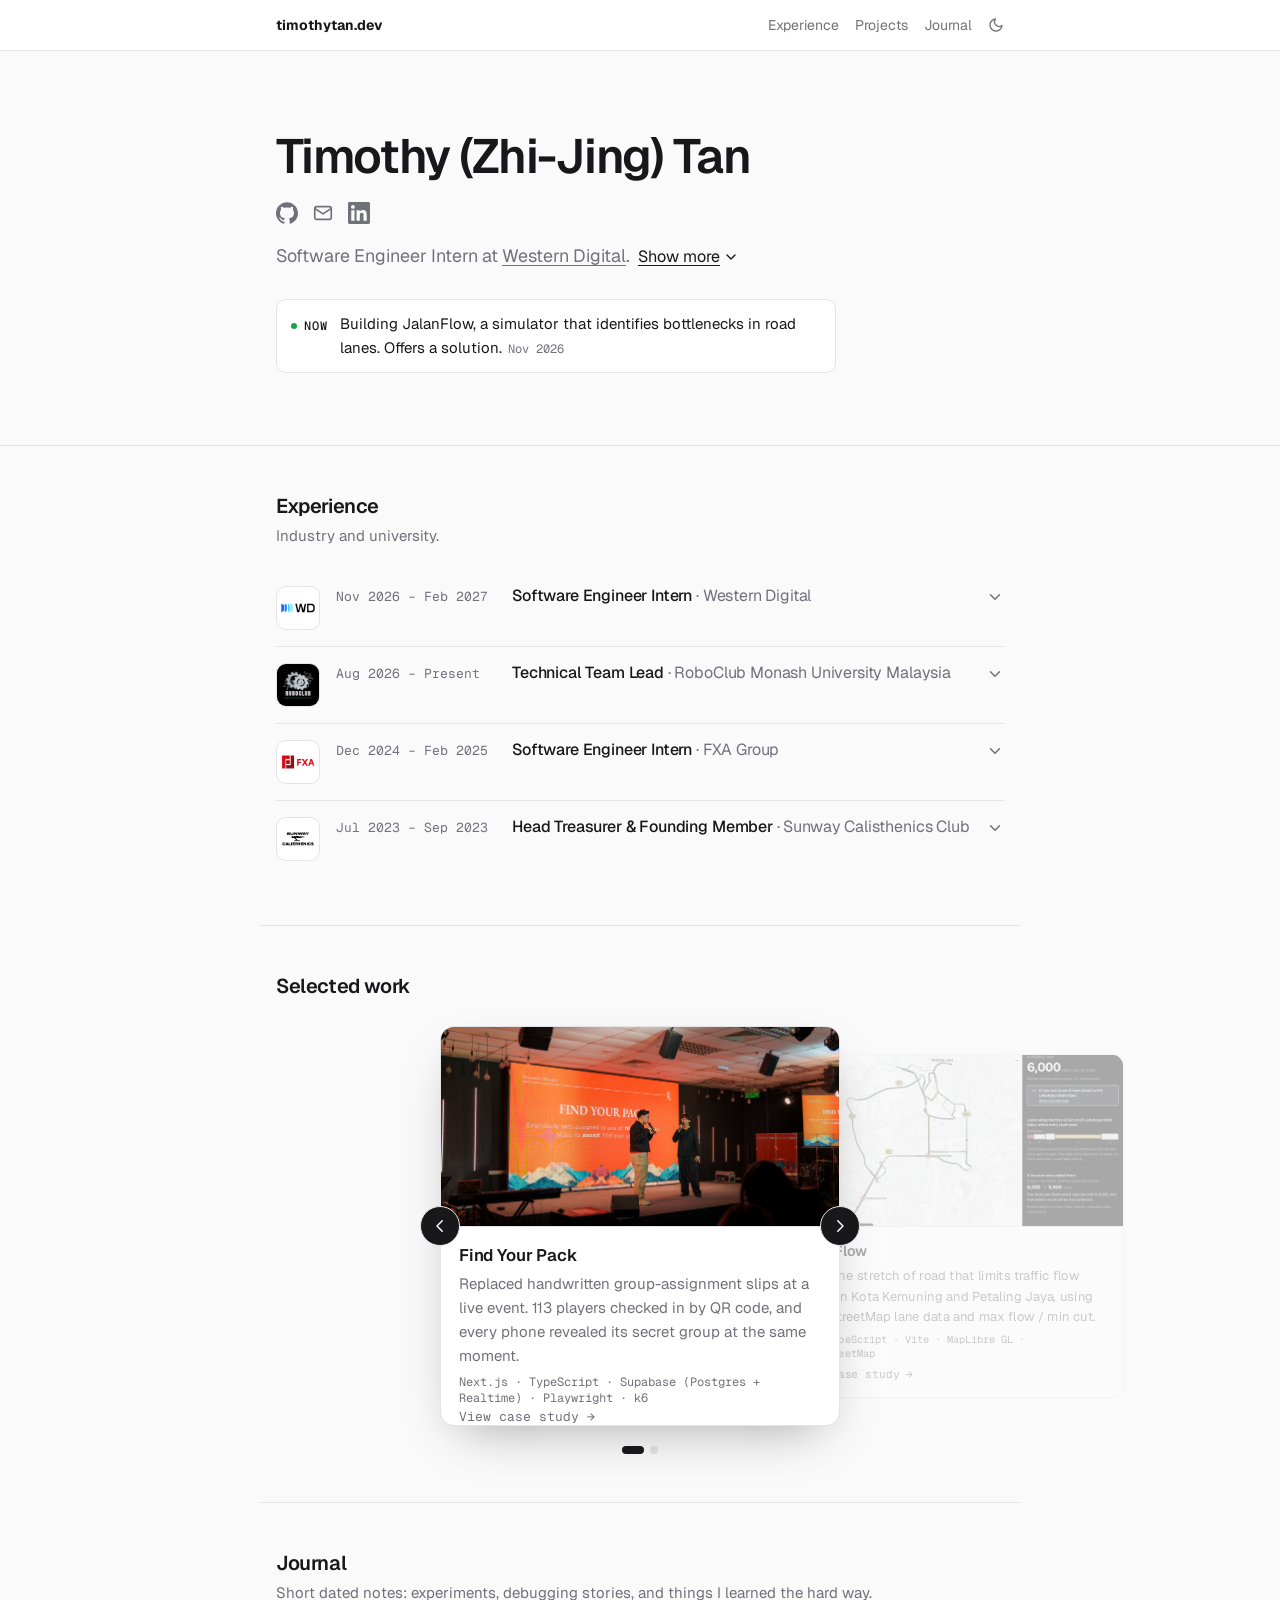
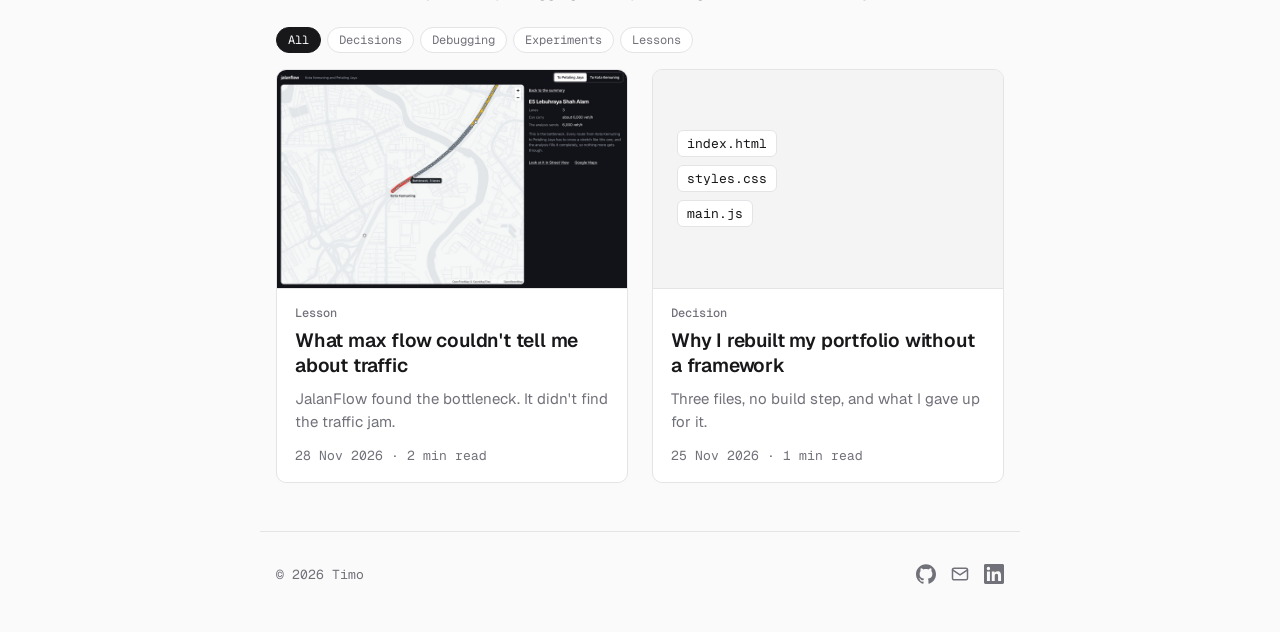
<file: index.html>
<!doctype html>
<html lang="en">
<head>
  <meta charset="utf-8">
  <meta name="viewport" content="width=device-width, initial-scale=1, viewport-fit=cover">
  <title>Timothy Tan · Software Engineer</title>
  <meta name="description" content="Timothy Tan is an IT student at Monash University. Case studies of things I built, and a journal of decisions, experiments and lessons.">
  <meta name="color-scheme" content="light dark">
  <link rel="preconnect" href="https://fonts.googleapis.com">
  <link rel="preconnect" href="https://fonts.gstatic.com" crossorigin>
  <link rel="stylesheet" href="https://fonts.googleapis.com/css2?family=Geist:wght@400;500;600&family=Geist+Mono:wght@400;500;700&display=swap">
  <link rel="stylesheet" href="styles.css">
  <script>try{var t=localStorage.getItem('theme');if(t==='light'||t==='dark')document.documentElement.dataset.theme=t}catch(e){}</script>
  <script src="main.js" defer></script>
</head>
<body>
<nav class="top"><div class="wrap">
  <strong>timothytan.dev</strong>
  <ul>
    <li><a href="#experience">Experience</a></li>
    <li><a href="#work">Projects</a></li>
    <li><a href="#journal">Journal</a></li>
    <li><button class="theme-toggle" id="theme-toggle" type="button" aria-label="Switch to dark mode"><svg class="sun" viewBox="0 0 24 24" aria-hidden="true"><circle cx="12" cy="12" r="4"/><path d="M12 2v2M12 20v2M4.93 4.93l1.41 1.41M17.66 17.66l1.41 1.41M2 12h2M20 12h2M4.93 19.07l1.41-1.41M17.66 6.34l1.41-1.41"/></svg><svg class="moon" viewBox="0 0 24 24" aria-hidden="true"><path d="M21 12.79A9 9 0 1 1 11.21 3 7 7 0 0 0 21 12.79z"/></svg></button></li>
  </ul>
</div></nav>

<header class="hero"><div class="wrap">
  <h1>Timothy (Zhi-Jing) Tan</h1>
  <div class="social-icons">
    <a href="https://github.com/tlmotan" aria-label="GitHub"><svg class="fill" viewBox="0 0 24 24" aria-hidden="true"><path d="M12 .297c-6.63 0-12 5.373-12 12 0 5.303 3.438 9.8 8.205 11.385.6.113.82-.258.82-.577 0-.285-.01-1.04-.015-2.04-3.338.724-4.042-1.61-4.042-1.61C4.422 18.07 3.633 17.7 3.633 17.7c-1.087-.744.084-.729.084-.729 1.205.084 1.838 1.236 1.838 1.236 1.07 1.835 2.809 1.305 3.495.998.108-.776.417-1.305.76-1.605-2.665-.3-5.466-1.332-5.466-5.93 0-1.31.465-2.38 1.235-3.22-.135-.303-.54-1.523.105-3.176 0 0 1.005-.322 3.3 1.23.96-.267 1.98-.399 3-.405 1.02.006 2.04.138 3 .405 2.28-1.552 3.285-1.23 3.285-1.23.645 1.653.24 2.873.12 3.176.765.84 1.23 1.91 1.23 3.22 0 4.61-2.805 5.625-5.475 5.92.42.36.81 1.096.81 2.22 0 1.606-.015 2.896-.015 3.286 0 .315.21.69.825.57C20.565 22.092 24 17.592 24 12.297c0-6.627-5.373-12-12-12"/></svg></a>
    <a href="mailto:tantimothy44@gmail.com" aria-label="Email"><svg viewBox="0 0 24 24" aria-hidden="true"><rect x="3" y="5" width="18" height="14" rx="2"/><path d="M3 7l9 6 9-6"/></svg></a>
    <a href="https://www.linkedin.com/in/timothyzjtan" aria-label="LinkedIn"><svg class="fill" viewBox="0 0 24 24" aria-hidden="true"><path d="M20.447 20.452h-3.554v-5.569c0-1.328-.027-3.037-1.852-3.037-1.853 0-2.136 1.445-2.136 2.939v5.667H9.351V9h3.414v1.561h.046c.477-.9 1.637-1.85 3.37-1.85 3.601 0 4.267 2.37 4.267 5.455v6.286zM5.337 7.433a2.062 2.062 0 0 1-2.063-2.065 2.064 2.064 0 1 1 2.063 2.065zm1.782 13.019H3.555V9h3.564v11.452zM22.225 0H1.771C.792 0 0 .774 0 1.729v20.542C0 23.227.792 24 1.771 24h20.451C23.2 24 24 23.227 24 22.271V1.729C24 .774 23.2 0 22.222 0h.003z"/></svg></a>
  </div>

  <p class="lede">Software Engineer Intern at <a href="https://www.westerndigital.com/en-ap">Western Digital</a>.
    <span id="lede-more" hidden> 
      I'm currently studying Bachelor of Computer Science (Advanced Computer Science) at Monash University.<br>
      
      Beyond the classroom, I've always been interest in the NBA, the gym, photography, and solving the Rubik's Cube. Now I'm looking to gain more experience 

    </span>

    <button class="lede-toggle" id="lede-toggle" type="button" aria-expanded="false" aria-controls="lede-more"><span id="lede-label">Show more</span><svg viewBox="0 0 24 24" aria-hidden="true"><path d="M6 9l6 6 6-6"/></svg></button></p>
  <!-- <p class="lede">This site is where I write up what I build, the decisions behind it, and the parts that went wrong. </p> -->
  <div class="now"><b>Now</b><span>Building JalanFlow, a simulator that identifies bottlenecks in road lanes. Offers a solution.<time>Nov 2026</time></span></div>
  <!-- <div class="links">
      <a class="primary" href="#work">Read the case studies</a>
      <a class="gh" href="https://github.com/tlmotan"><svg class="logo" viewBox="0 0 24 24" aria-hidden="true"><path d="M12 .297c-6.63 0-12 5.373-12 12 0 5.303 3.438 9.8 8.205 11.385.6.113.82-.258.82-.577 0-.285-.01-1.04-.015-2.04-3.338.724-4.042-1.61-4.042-1.61C4.422 18.07 3.633 17.7 3.633 17.7c-1.087-.744.084-.729.084-.729 1.205.084 1.838 1.236 1.838 1.236 1.07 1.835 2.809 1.305 3.495.998.108-.776.417-1.305.76-1.605-2.665-.3-5.466-1.332-5.466-5.93 0-1.31.465-2.38 1.235-3.22-.135-.303-.54-1.523.105-3.176 0 0 1.005-.322 3.3 1.23.96-.267 1.98-.399 3-.405 1.02.006 2.04.138 3 .405 2.28-1.552 3.285-1.23 3.285-1.23.645 1.653.24 2.873.12 3.176.765.84 1.23 1.91 1.23 3.22 0 4.61-2.805 5.625-5.475 5.92.42.36.81 1.096.81 2.22 0 1.606-.015 2.896-.015 3.286 0 .315.21.69.825.57C20.565 22.092 24 17.592 24 12.297c0-6.627-5.373-12-12-12"/></svg>GitHub · tlmotan<svg class="ext" viewBox="0 0 24 24" aria-hidden="true"><path d="M7 17L17 7M8 7h9v9"/></svg></a>
      <a class="gh" href="#contact"><svg class="doc" viewBox="0 0 24 24" aria-hidden="true"><path d="M14 3H7a2 2 0 0 0-2 2v14a2 2 0 0 0 2 2h10a2 2 0 0 0 2-2V8z"/><path d="M14 3v5h5M9 13h6M9 17h4"/></svg>Resume (PDF)</a>
    </div> -->
</div></header>


<section id="experience"><div class="wrap">
  <h2>Experience</h2>
  <p class="sub">Industry and university.</p>
  <ul class="xp">
    <li><div class="logo-box"><img src="logos/western-digital.png" alt="Western Digital logo"></div><div class="when">Nov 2026 – Feb 2027</div><div><h3><button class="xp-toggle" type="button" aria-expanded="false"><span>Software Engineer Intern <span class="org">· Western Digital</span></span><svg viewBox="0 0 24 24" aria-hidden="true"><path d="M6 9l6 6 6-6"/></svg></button></h3><div class="xp-detail"><div>
      <p class="where">Petaling Jaya, Malaysia</p>
      <p class="tech">C# · ASP.NET · Docker</p>
    </div></div></div></li>
    <li><div class="logo-box cover"><img src="logos/roboclub.png" alt="RoboClub Monash University Malaysia logo"></div><div class="when">Aug 2026 – Present</div><div><h3><button class="xp-toggle" type="button" aria-expanded="false"><span>Technical Team Lead <span class="org">· RoboClub Monash University Malaysia</span></span><svg viewBox="0 0 24 24" aria-hidden="true"><path d="M6 9l6 6 6-6"/></svg></button></h3><div class="xp-detail"><div>
      <p class="where">Kuala Lumpur, Malaysia · Part-time</p>
      <p class="role"><strong>Technical Team Lead</strong> · Nov 2026 – Present · Remote</p>
      <p>Technical Lead for the 7th Kibo Robot Programming Challenge 2026/2027.</p>
      <ul>
        <li>Leading a team of 5 to engineer the Int-Ball2 robot to navigate the ISS's Kibo module.</li>
      </ul>
      <p class="role"><strong>Technical Team, Software Department</strong> · Aug 2026 – Present · On-site</p>
    </div></div></div></li>
    <li><div class="logo-box"><img src="logos/fxa-group.png" alt="FXA Group logo"></div><div class="when">Dec 2024 – Feb 2025</div><div><h3><button class="xp-toggle" type="button" aria-expanded="false"><span>Software Engineer Intern <span class="org">· FXA Group</span></span><svg viewBox="0 0 24 24" aria-hidden="true"><path d="M6 9l6 6 6-6"/></svg></button></h3><div class="xp-detail"><div>
      <p class="where">Asia Jaya, Malaysia · <a href="https://www.fxa-group.com/" target="_blank" rel="noopener">fxa-group.com</a></p>
      <ul>
        <li>Learned Angular <strong>without prior experience</strong> and engineered a live grading portal using Angular, HTML, CSS and JavaScript.</li>
        <li>Integrated <strong>12+ REST APIs</strong> connecting the backend to the frontend UI to sync live information.</li>
        <li>Architected interactive <strong>Highcharts dashboards</strong> processing complex MySQL queries, tracking real-time FFB quality KPIs.</li>
        <li>Led a team of 3 people to complete the project within <strong>10 weeks</strong>, three weeks before the deadline.</li>
      </ul>
      <p class="tech">Angular · JavaScript · HTML · CSS · REST APIs · MySQL · Highcharts</p>
    </div></div></div></li>
    <li><div class="logo-box"><img src="logos/sunway-calisthenics.png" alt="Sunway Calisthenics Club logo"></div><div class="when">Jul 2023 – Sep 2023</div><div><h3><button class="xp-toggle" type="button" aria-expanded="false"><span>Head Treasurer &amp; Founding Member <span class="org">· Sunway Calisthenics Club</span></span><svg viewBox="0 0 24 24" aria-hidden="true"><path d="M6 9l6 6 6-6"/></svg></button></h3><div class="xp-detail"><div>
      <p class="where">Subang Jaya, Malaysia</p>
      <ul>
        <li>Co-founded the club from scratch; helped scale membership to <strong>156 members within 3 months</strong> of launching.</li>
        <li>Collaborated with <a href="https://www.tiktok.com/@ginlimfitness" target="_blank" rel="noopener">@ginlimfitness</a> on promotion: <strong>3.01M social media views</strong> and <strong>237 new <a href="https://www.instagram.com/sclc_sunway/" target="_blank" rel="noopener">Instagram</a> followers in 2 weeks</strong>.</li>
      </ul>
      <div class="xp-videos">
        <figure class="clip"><video src="images/sunway-calisthenics/video-1.mp4" poster="images/sunway-calisthenics/video-1.jpg" muted loop playsinline preload="none" aria-label="Preview of the first TikTok video with @ginlimfitness"></video><a href="https://www.tiktok.com/@ginlimfitness/video/7389568156366425345" target="_blank" rel="noopener">Watch on TikTok ↗</a></figure>
        <figure class="clip"><video src="images/sunway-calisthenics/video-2.mp4" poster="images/sunway-calisthenics/video-2.jpg" muted loop playsinline preload="none" aria-label="Preview of the second TikTok video with @ginlimfitness"></video><a href="https://www.tiktok.com/@ginlimfitness/video/7376155515740523783" target="_blank" rel="noopener">Watch on TikTok ↗</a></figure>
      </div>
    </div></div></div></li>
  </ul>
</div></section>

<section id="work"><div class="wrap">
  <h2>Selected work</h2>
  <!-- <p class="sub">Each one is a short case study: the problem, one key decision, what broke, and what I'd change next time.</p> -->
  <div class="carousel" id="carousel" aria-roledescription="carousel" aria-label="Projects" tabindex="0">
    <div class="track">
      <article class="slide" data-i="0" aria-roledescription="slide" aria-label="1 of 2">
        <div class="shot"><img src="images/find-your-pack/stage.jpg" alt="Two hosts on stage in front of a screen reading Find Your Pack" loading="lazy"></div>
        <div class="body">
          <h3>Find Your Pack</h3>
          <p class="one">Replaced handwritten group-assignment slips at a live event. 113 players checked in by QR code, and every phone revealed its secret group at the same moment.</p>
          <div class="stack">Next.js · TypeScript · Supabase (Postgres + Realtime) · Playwright · k6</div>

          <span class="more-hint">View case study →</span>
          <template class="detail">
            <p class="cs-date">Sep 2026</p>
            <ul class="cs-points">
              <li>Ran live with <strong>113 concurrent players</strong> and no failed reveals. Organisers no longer had to write up, hand out or reshuffle paper slips.</li>
              <li>Groups are built from who actually checked in, so no-shows no longer leave groups uneven.</li>
              <li>Players never sign up or share personal data, so there's nothing stopping them from joining, and every player got in within the check-in window.</li>
              <li>Load-tested with <strong>300+ simulated users</strong> (nearly 3x the live crowd), so the same setup works for bigger events.</li>
              <li>Reveals can't leak early: timing and group secrecy are enforced on the server, so nobody can find out their group ahead of time by inspecting the app.</li>
              <li>Found and documented a real-world issue during the live run (players whose phones locked dropped off the host's live count), which now guides the next version.</li>
            </ul>
            <div class="cs-video"><iframe src="https://www.youtube-nocookie.com/embed/LgA9axtQIX4" title="Find Your Pack demo video" loading="lazy" allow="accelerometer; autoplay; clipboard-write; encrypted-media; gyroscope; picture-in-picture; web-share" allowfullscreen></iframe></div>
            <div class="cs-gallery">
              <img src="images/find-your-pack/phone.jpg" alt="An audience member holding up a phone towards the stage screens showing a QR code" loading="lazy">
              <img src="images/find-your-pack/crowd.jpg" alt="Players gathered in their groups at the event" loading="lazy">
            </div>
            <div class="links"><a href="https://find-your-pack.vercel.app" target="_blank" rel="noopener">Live app</a><a href="https://www.youtube.com/watch?v=LgA9axtQIX4" target="_blank" rel="noopener">Demo video</a></div>
          </template>
        </div>
      </article>
      <article class="slide" data-i="1" aria-roledescription="slide" aria-label="2 of 2">
        <div class="shot"><img src="images/jalanflow/result.jpg" alt="JalanFlow showing a map of highways between Kota Kemuning and Petaling Jaya with the bottleneck stretch marked in red" loading="lazy"></div>
        <div class="body">
          <h3>JalanFlow</h3>
          <p class="one">Finds the stretch of road that limits traffic flow between Kota Kemuning and Petaling Jaya, using OpenStreetMap lane data and max flow / min cut.</p>
          <div class="stack">Go · TypeScript · Vite · MapLibre GL · OpenStreetMap</div>

          <span class="more-hint">View case study →</span>
          <template class="detail">
            <p class="cs-date">Nov 2026 · In progress</p>
            <ul class="cs-points">
              <li>Models the highway network as a graph and runs max flow / min cut to find the bottleneck every route has to cross.</li>
              <li>Tests cheap fixes in the model, such as adding one lane at the bottleneck, and shows how much more the network could carry.</li>
              <li>Lists lane drops, the places where more lanes come in than carry on, biggest squeeze first.</li>
              <li>Works from lane counts in OpenStreetMap, not live traffic. Phase 1 covers the KESAS (E5) and LDP (E11) corridors.</li>
            </ul>
            <div class="cs-gallery shots">
              <img src="images/jalanflow/bottleneck.jpg" alt="Detail view of the bottleneck: a 3-lane stretch of E5 Lebuhraya Shah Alam" loading="lazy">
              <img src="images/jalanflow/lane-drops.jpg" alt="List of lane drops ranked by biggest squeeze first, next to the map" loading="lazy">
            </div>
          </template>
        </div>
      </article>
     
     
    </div>
    <button class="nav prev" id="prev" aria-label="Previous project"><svg viewBox="0 0 24 24" aria-hidden="true"><path d="M15 5l-7 7 7 7"/></svg></button>
    <button class="nav next" id="next" aria-label="Next project"><svg viewBox="0 0 24 24" aria-hidden="true"><path d="M9 5l7 7-7 7"/></svg></button>
  </div>
  <div class="dots" id="dots"></div>
</div></section>

<section id="journal"><div class="wrap">
  <h2>Journal</h2>
  <p class="sub">Short dated notes: experiments, debugging stories, and things I learned the hard way.</p>
  <div class="filters" role="group" aria-label="Filter entries">
    <button id="f-all" data-k="all" aria-pressed="true">All</button>
    <button id="f-decision" data-k="decision" aria-pressed="false">Decisions</button>
    <button id="f-debugging" data-k="debugging" aria-pressed="false">Debugging</button>
    <button id="f-experiment" data-k="experiment" aria-pressed="false">Experiments</button>
    <button id="f-lesson" data-k="lesson" aria-pressed="false">Lessons</button>
  </div>
  <ul class="log" id="log">
    <!-- Card: put a photo in .cover as <img src="..." alt="">, or <code> labels for a text cover. Read time is worked out from the entry's text. -->
    <li data-k="lesson" id="max-flow-traffic">
      <div class="cover"><img src="images/jalanflow/bottleneck.jpg" alt="" loading="lazy"></div>
      <span class="kind">Lesson</span>
      <a href="#max-flow-traffic">What max flow couldn't tell me about traffic</a>
      <p class="one">JalanFlow found the bottleneck. It didn't find the traffic jam.</p>
      <p class="meta"><time datetime="2026-11-28">28 Nov 2026</time> · <span class="read"></span></p>
      <template class="detail">
        <p>I built JalanFlow to find where traffic gets stuck between Kota Kemuning and Petaling Jaya. The idea was neat: treat the highways as a graph, give each road a capacity based on its lane count, and run max flow / min cut. The min cut is the bottleneck, the stretch every route has to squeeze through.</p>
        <p>The algorithm worked. It just answered a different question from the one I was asking.</p>
        <h4>Traffic doesn't flow like water</h4>
        <p>Max flow tells you how much a network <em>could</em> carry if every road were filled perfectly. Real traffic isn't poured in evenly. People choose their own routes, and most of them choose the same ones.</p>
        <p>So a narrow road isn't automatically a jam. If few people use it, two lanes are plenty. And the widest highway can be the one that clogs every evening, because it is the one everybody takes.</p>
        <p>The min cut finds where capacity is lowest. A jam happens where demand is higher than capacity. Those are not the same place unless you know the demand, and lane counts from OpenStreetMap don't tell you that.</p>
        <h4>What the result actually is</h4>
        <p>What JalanFlow gives me is a hypothesis: if this corridor were pushed to its limit, this stretch would give out first. The real test is to put it next to real traffic data and see whether the jams are where the model says they should be.</p>
        <h4>What I took from it</h4>
        <p>An algorithm fitting a problem is not the same as solving it. The road network really is a graph, and max flow really does run on it. But the model left out the variable that matters most, which is where people actually want to go.</p>
        <p>I now ask a different first question. Not "which algorithm fits this?" but "what does this model leave out, and how would I check its answer against the real thing?"</p>
      </template>
    </li>
    <li data-k="decision" id="no-framework">
      <div class="cover" aria-hidden="true"><code>index.html</code><code>styles.css</code><code>main.js</code></div>
      <span class="kind">Decision</span>
      <a href="#no-framework">Why I rebuilt my portfolio without a framework</a>
      <p class="one">Three files, no build step, and what I gave up for it.</p>
      <p class="meta"><time datetime="2026-11-25">25 Nov 2026</time> · <span class="read"></span></p>
      <template class="detail">
        <p>This site is three files: <code>index.html</code>, <code>styles.css</code> and <code>main.js</code>. There is no framework, no bundler and no <code>node_modules</code> folder. To run it, you open the HTML file.</p>
        <h4>Why</h4>
        <p>A portfolio is one page of mostly text and a few photos. I didn't want a build step standing between me and fixing a typo, and I didn't want to come back in a year to a project that no longer installs.</p>
        <p>It was also a good excuse to see how far the browser gets on its own. Further than I expected:</p>
        <ul>
          <li>The case studies and this journal entry open in a native <code>&lt;dialog&gt;</code>, which handles the backdrop, the Esc key and focus for me.</li>
          <li>The long-form content sits in <code>&lt;template&gt;</code> tags and is cloned in when you open it.</li>
          <li>Dark mode is CSS variables plus one small script that remembers your choice.</li>
          <li>The project carousel is about thirty lines of JavaScript.</li>
        </ul>
        <h4>What I gave up</h4>
        <ul>
          <li><strong>Components.</strong> The social icons are pasted into both the header and the footer. Change one and I have to remember the other.</li>
          <li><strong>Writing in Markdown.</strong> Every entry, including this one, is hand-written HTML.</li>
          <li><strong>An image pipeline.</strong> I resize and compress photos myself before adding them.</li>
          <li><strong>Separate pages.</strong> Everything lives in one file, so it grows with every project and entry I add.</li>
        </ul>
        <h4>Would I do it again?</h4>
        <p>For a site this size, yes. Deploying is a <code>git push</code>, and nothing can go out of date. If the journal grows past a handful of entries, the hand-written HTML will be the first thing to go, probably for a small script that turns Markdown files into pages.</p>
      </template>
    </li>
  </ul>
  <!-- <p class="more">All entries →</p> -->
</div></section>

<dialog class="cs" id="cs" aria-labelledby="cs-title">
  <button class="x" id="cs-close" aria-label="Close">×</button>
  <div class="shot" id="cs-shot"></div>
  <div class="in"><h3 id="cs-title"></h3><p class="one" id="cs-one"></p><div class="stack" id="cs-stack"></div><div id="cs-body"></div></div>
</dialog>

<dialog class="cs je" id="je" aria-labelledby="je-title">
  <button class="x" id="je-close" aria-label="Close">×</button>
  <article class="in"><p class="je-meta"><span id="je-kind"></span> · <time id="je-date"></time></p><h3 id="je-title"></h3><p class="one" id="je-one"></p><div class="je-body" id="je-body"></div></article>
</dialog>

<dialog class="zoom" id="zoom" aria-label="Enlarged photo">
  <img id="zoom-img" alt="">
</dialog>

<footer id="contact"><div class="wrap">
  <span>© 2026 Timo</span>
  <div class="social-icons">
    <a href="https://github.com/tlmotan" aria-label="GitHub"><svg class="fill" viewBox="0 0 24 24" aria-hidden="true"><path d="M12 .297c-6.63 0-12 5.373-12 12 0 5.303 3.438 9.8 8.205 11.385.6.113.82-.258.82-.577 0-.285-.01-1.04-.015-2.04-3.338.724-4.042-1.61-4.042-1.61C4.422 18.07 3.633 17.7 3.633 17.7c-1.087-.744.084-.729.084-.729 1.205.084 1.838 1.236 1.838 1.236 1.07 1.835 2.809 1.305 3.495.998.108-.776.417-1.305.76-1.605-2.665-.3-5.466-1.332-5.466-5.93 0-1.31.465-2.38 1.235-3.22-.135-.303-.54-1.523.105-3.176 0 0 1.005-.322 3.3 1.23.96-.267 1.98-.399 3-.405 1.02.006 2.04.138 3 .405 2.28-1.552 3.285-1.23 3.285-1.23.645 1.653.24 2.873.12 3.176.765.84 1.23 1.91 1.23 3.22 0 4.61-2.805 5.625-5.475 5.92.42.36.81 1.096.81 2.22 0 1.606-.015 2.896-.015 3.286 0 .315.21.69.825.57C20.565 22.092 24 17.592 24 12.297c0-6.627-5.373-12-12-12"/></svg></a>
    <a href="mailto:tantimothy44@gmail.com" aria-label="Email"><svg viewBox="0 0 24 24" aria-hidden="true"><rect x="3" y="5" width="18" height="14" rx="2"/><path d="M3 7l9 6 9-6"/></svg></a>
    <a href="https://www.linkedin.com/in/timothyzjtan" aria-label="LinkedIn"><svg class="fill" viewBox="0 0 24 24" aria-hidden="true"><path d="M20.447 20.452h-3.554v-5.569c0-1.328-.027-3.037-1.852-3.037-1.853 0-2.136 1.445-2.136 2.939v5.667H9.351V9h3.414v1.561h.046c.477-.9 1.637-1.85 3.37-1.85 3.601 0 4.267 2.37 4.267 5.455v6.286zM5.337 7.433a2.062 2.062 0 0 1-2.063-2.065 2.064 2.064 0 1 1 2.063 2.065zm1.782 13.019H3.555V9h3.564v11.452zM22.225 0H1.771C.792 0 0 .774 0 1.729v20.542C0 23.227.792 24 1.771 24h20.451C23.2 24 24 23.227 24 22.271V1.729C24 .774 23.2 0 22.222 0h.003z"/></svg></a>
  </div>
</div></footer>

</body>
</html>
</file>
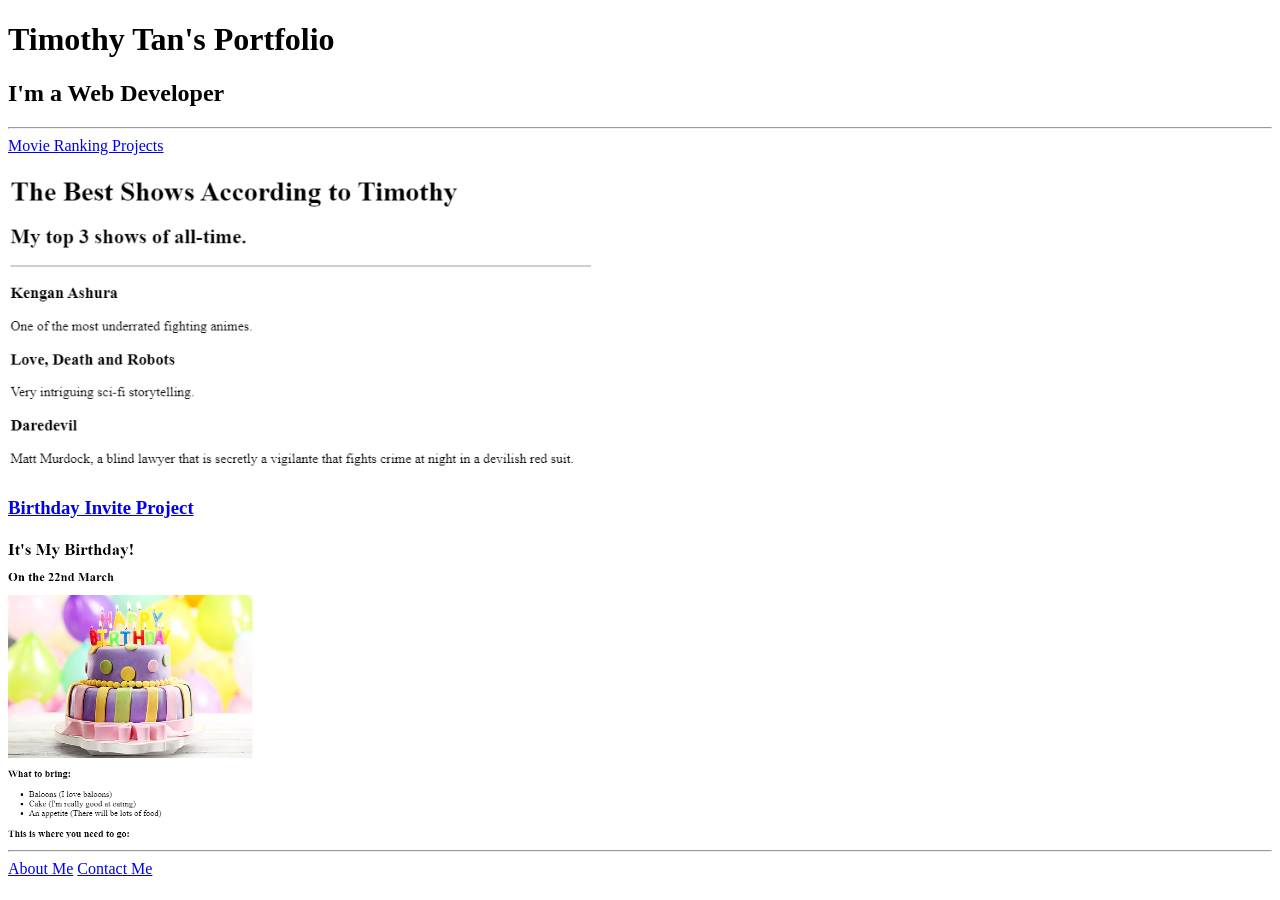
<file: archive/2023/index.html>
<!-- TODO 1: Create the HTML Boilerplate -->

<!-- TODO 2: Add Your previous projects' HTML into the public folder -->

<!-- TODO 3: Take screenshots of your project previews and add the images to the images folder -->

<!-- TODO 4: Add titles/subtitles etc. -->

<!-- TODO 5: Add a link to the project pages -->

<!-- TODO 6: Add images to show the project previews
HINT for TODO 6: You can use the height attribute set to 200 to make the image smaller:
https://developer.mozilla.org/en-US/docs/Web/HTML/Element/img#attr-height -->

<!-- TODO 7: Add the Contact Me and About Me page links -->

<!DOCTYPE html>
<html>
    <head>
        <meta charset="UTF-8">
        <title>Timothy Tan's Portfolio</title>
    </head>

    <body>
        <h1>Timothy Tan's Portfolio</h1>
        <h2>I'm a Web Developer</h2>
        <hr />
        <a href="./public/movie-ranking.html">Movie Ranking Projects</a>
        <h3><img src="./assets/images/timothy_movie_ranking.png" height="300" alt="Timothy's top shows of all-time"></h3>

        <h3><a href="./public/birthday-invite.html">Birthday Invite Project</a></h3>
        <img src="./assets/images/birthday-invite2.png" height="300" alt="Timothy's birthday invite page">
        <hr />
        <a href="./public/about.html">About Me</a> 
        <a href="./public/contact.html">Contact Me</a>
    </body>
</html>
</file>
<file: styles.css>
*,
*::before,
*::after {
  box-sizing: border-box;
}
[hidden] {
  display: none !important;
}
/* Layout: same zinc app-style UI as the live site; one reading column, journal sits right after projects */
:root {
  --bg: #fafafa;
  --surface: #ffffff;
  --fg: #18181b;
  --muted: #71717a;
  --line: #e4e4e7;
  --soft: #f4f4f5;
  --ok: #16a34a;
  --warn: #b45309;
  --body: "Geist", system-ui, -apple-system, "Segoe UI", sans-serif;
  --mono: "Geist Mono", ui-monospace, Menlo, monospace;
  --radius: 10px;
}
@media (prefers-color-scheme: dark) {
  :root:not([data-theme="light"]) {
    --bg: #09090b;
    --surface: #111113;
    --fg: #fafafa;
    --muted: #a1a1aa;
    --line: #27272a;
    --soft: #18181b;
    --ok: #4ade80;
    --warn: #fbbf24;
    color-scheme: dark;
  }
}
:root[data-theme="dark"] {
  --bg: #09090b;
  --surface: #111113;
  --fg: #fafafa;
  --muted: #a1a1aa;
  --line: #27272a;
  --soft: #18181b;
  --ok: #4ade80;
  --warn: #fbbf24;
  color-scheme: dark;
}
html {
  scroll-behavior: smooth;
}
body {
  background: var(--bg);
  color: var(--fg);
  font: 16px/1.6 var(--body);
  margin: 0;
}
.wrap {
  max-width: 760px;
  margin: 0 auto;
  padding-left: max(16px, env(safe-area-inset-left, 0px));
  padding-right: max(16px, env(safe-area-inset-right, 0px));
}
a {
  color: inherit;
  text-underline-offset: 3px;
}
a:focus-visible,
button:focus-visible,
summary:focus-visible {
  outline: 2px solid var(--fg);
  outline-offset: 2px;
}
.guess {
  font: 500 11px var(--mono);
  color: var(--muted);
  border: 1px dashed var(--muted);
  border-radius: 4px;
  padding: 1px 6px;
  white-space: nowrap;
  vertical-align: 1px;
}

nav.top {
  border-bottom: 1px solid var(--line);
  background: var(--surface);
}
nav.top .wrap {
  display: flex;
  justify-content: space-between;
  align-items: center;
  padding-block: 14px;
  font-size: 14px;
  gap: 12px;
  flex-wrap: wrap;
}
nav.top ul {
  display: flex;
  gap: 16px;
  list-style: none;
  margin: 0;
  padding: 0;
  flex-wrap: wrap;
}
nav.top a {
  text-decoration: none;
  color: var(--muted);
}
nav.top a:hover {
  color: var(--fg);
}
nav.top li {
  display: flex;
  align-items: center;
}
.theme-toggle {
  background: none;
  border: 0;
  padding: 0;
  color: var(--muted);
  cursor: pointer;
  display: inline-flex;
  line-height: 0;
}
.theme-toggle:hover {
  color: var(--fg);
}
.theme-toggle svg {
  width: 16px;
  height: 16px;
  fill: none;
  stroke: currentColor;
  stroke-width: 2;
  stroke-linecap: round;
  stroke-linejoin: round;
}
/* Show the icon for the theme you'd switch to */
.theme-toggle .sun {
  display: none;
}
:root[data-theme="dark"] .theme-toggle .sun {
  display: block;
}
:root[data-theme="dark"] .theme-toggle .moon {
  display: none;
}
@media (prefers-color-scheme: dark) {
  :root:not([data-theme="light"]) .theme-toggle .sun {
    display: block;
  }
  :root:not([data-theme="light"]) .theme-toggle .moon {
    display: none;
  }
}

.hero {
  border-bottom: 1px solid var(--line);
}
.hero .wrap {
  padding-block: 80px 72px;
}
h1 {
  font: 600 clamp(2rem, 5vw, 3rem)/1.08 var(--body);
  letter-spacing: -0.035em;
  margin: 0 0 0.4em;
  text-wrap: balance;
  max-width: 16ch;
}
.lede {
  font-size: 1.12rem;
  color: var(--muted);
  max-width: 52ch;
  margin: 0;
}
.lede-toggle {
  font: inherit;
  font-size: 0.9em;
  color: var(--fg);
  background: none;
  border: 0;
  padding: 0;
  margin-left: 4px;
  cursor: pointer;
  display: inline-flex;
  align-items: center;
  gap: 3px;
}
.lede-toggle span {
  text-decoration: underline;
  text-underline-offset: 3px;
}
.lede-toggle svg {
  width: 16px;
  height: 16px;
  fill: none;
  stroke: currentColor;
  stroke-width: 2;
  stroke-linecap: round;
  stroke-linejoin: round;
  transition: transform 0.45s cubic-bezier(0.34, 1.56, 0.64, 1);
}
.lede-toggle:hover svg {
  transform: translateY(2px);
}
.lede-toggle[aria-expanded="true"] svg {
  transform: rotate(180deg);
}
.lede-toggle[aria-expanded="true"]:hover svg {
  transform: translateY(-2px) rotate(180deg);
}
@media (prefers-reduced-motion: reduce) {
  .lede-toggle svg {
    transition: none;
  }
}
.now {
  display: flex;
  gap: 12px;
  align-items: baseline;
  margin-top: 28px;
  padding: 12px 14px;
  border: 1px solid var(--line);
  border-radius: var(--radius);
  background: var(--surface);
  max-width: 560px;
  font-size: 15px;
}
.now b {
  font: 500 12px var(--mono);
  text-transform: uppercase;
  letter-spacing: 0.08em;
  display: inline-flex;
  align-items: center;
  gap: 7px;
  white-space: nowrap;
}
.now b::before {
  content: "";
  width: 6px;
  height: 6px;
  border-radius: 50%;
  background: var(--ok);
}
.now span {
  min-width: 0;
}
.now time {
  font: 12px var(--mono);
  color: var(--muted);
  margin-left: 6px;
}
.links {
  display: flex;
  gap: 8px;
  flex-wrap: wrap;
  margin-top: 24px;
  font: 500 14px var(--body);
}
.links a {
  border: 1px solid var(--line);
  border-radius: var(--radius);
  padding: 8px 14px;
  text-decoration: none;
  background: var(--surface);
}
.links a.primary {
  background: var(--fg);
  border-color: var(--fg);
  color: var(--bg);
}

section .wrap {
  padding-block: 48px;
}
section + section .wrap {
  border-top: 1px solid var(--line);
}
h2 {
  font: 600 1.25rem/1.2 var(--body);
  letter-spacing: -0.02em;
  margin: 0 0 6px;
}
.sub {
  color: var(--muted);
  margin: 0 0 22px;
  font-size: 15px;
}
h3 {
  font: 600 1.05rem/1.3 var(--body);
  margin: 0;
  letter-spacing: -0.01em;
}

.links a.gh {
  display: inline-flex;
  align-items: center;
  gap: 8px;
}
.links a.gh .doc {
  width: 16px;
  height: 16px;
  fill: none;
  stroke: currentColor;
  stroke-width: 1.8;
  stroke-linecap: round;
  stroke-linejoin: round;
}
.links a.gh .logo {
  width: 16px;
  height: 16px;
  fill: currentColor;
}
.links a.gh .ext {
  width: 14px;
  height: 14px;
  fill: none;
  stroke: var(--muted);
  stroke-width: 2;
  stroke-linecap: round;
  stroke-linejoin: round;
  transition: transform 0.2s;
}
.links a.gh:hover .ext {
  transform: translate(2px, -2px);
  stroke: currentColor;
}
h2 small {
  font: 400 13px var(--mono);
  color: var(--muted);
  margin-left: 10px;
}
.shot {
  border-bottom: 1px solid var(--line);
  background: var(--bg);
  display: grid;
  place-items: center;
  font: 12px var(--mono);
  color: var(--muted);
}
.slide .body .one {
  margin: 0.2em 0 0;
  color: var(--muted);
  font-size: 15px;
}
.stack {
  font: 12px var(--mono);
  color: var(--muted);
  margin-top: 4px;
}
/* Projects carousel: active card centred, neighbours faded behind it */
#work {
  overflow-x: clip;
}
#work h2 {
  margin-bottom: 28px;
}
.carousel {
  position: relative;
  height: 400px;
  outline: none;
  touch-action: pan-y;
}
.carousel:focus-visible {
  outline: 2px solid var(--fg);
  outline-offset: 6px;
  border-radius: var(--radius);
}
.track {
  position: absolute;
  inset: 0;
}
.slide {
  position: absolute;
  top: 0;
  left: 50%;
  width: min(400px, 80%);
  height: 100%;
  margin-left: calc(min(400px, 80%) / -2);
  display: flex;
  flex-direction: column;
  background: var(--surface);
  border: 1px solid var(--line);
  border-radius: 14px;
  overflow: hidden;
  transition:
    transform 0.45s cubic-bezier(0.2, 0.7, 0.2, 1),
    opacity 0.45s,
    filter 0.45s;
  cursor: pointer;
  user-select: none;
}
.slide .shot {
  aspect-ratio: auto;
  flex: 0 0 200px;
  border: 0;
  border-bottom: 1px solid var(--line);
  border-radius: 0;
}
.slide .body {
  padding: 18px;
  display: flex;
  flex-direction: column;
  gap: 2px;
  min-height: 0;
  flex: 1;
}
.slide .body p {
  margin: 0.3em 0;
  color: var(--muted);
}
.slide .links {
  margin-top: auto;
}
.slide[data-pos="0"] {
  transform: none;
  opacity: 1;
  z-index: 3;
  cursor: default;
  box-shadow: 0 20px 50px -20px rgba(0, 0, 0, 0.35);
}
.slide[data-pos="-1"] {
  transform: translateX(-78%) scale(0.86);
  opacity: 0.35;
  z-index: 2;
  filter: saturate(0.4);
}
.slide[data-pos="1"] {
  transform: translateX(78%) scale(0.86);
  opacity: 0.35;
  z-index: 2;
  filter: saturate(0.4);
}
.slide[data-pos="far"] {
  transform: scale(0.7);
  opacity: 0;
  z-index: 1;
  pointer-events: none;
}
.slide:not([data-pos="0"]) .links {
  pointer-events: none;
}
.nav {
  position: absolute;
  top: calc(50% - 20px);
  z-index: 4;
  width: 40px;
  height: 40px;
  border-radius: 50%;
  border: 1px solid var(--line);
  background: var(--fg);
  color: var(--bg);
  display: grid;
  place-items: center;
  cursor: pointer;
  padding: 0;
}
.nav svg {
  width: 18px;
  height: 18px;
  fill: none;
  stroke: currentColor;
  stroke-width: 2;
  stroke-linecap: round;
  stroke-linejoin: round;
}
.nav.prev {
  left: calc(50% - min(200px, 40%) - 20px);
}
.nav.next {
  left: calc(50% + min(200px, 40%) - 20px);
}
.nav:focus-visible {
  outline: 2px solid var(--fg);
  outline-offset: 3px;
}
.dots {
  display: flex;
  justify-content: center;
  gap: 6px;
  margin-top: 20px;
}
.dots button {
  width: 8px;
  height: 8px;
  border-radius: 999px;
  border: 0;
  padding: 0;
  background: var(--line);
  cursor: pointer;
  transition:
    width 0.3s,
    background 0.3s;
}
.dots button[aria-current="true"] {
  width: 22px;
  background: var(--fg);
}
@media (prefers-reduced-motion: reduce) {
  .slide,
  .dots button {
    transition: none;
  }
}

.more-hint {
  margin-top: auto;
  font: 13px var(--mono);
  color: var(--muted);
}
.slide[data-pos="0"]:hover .more-hint {
  color: var(--fg);
}
dialog.cs {
  border: 1px solid var(--line);
  border-radius: 14px;
  background: var(--surface);
  color: var(--fg);
  padding: 0;
  width: min(640px, calc(100vw - 32px));
  max-height: calc(100dvh - 48px);
  overflow: auto;
  box-shadow: 0 30px 80px -20px rgba(0, 0, 0, 0.45);
}
dialog.cs::backdrop {
  background: rgba(9, 9, 11, 0.55);
}
dialog.cs[open] {
  animation: pop 0.22s cubic-bezier(0.2, 0.7, 0.2, 1);
}
@keyframes pop {
  from {
    opacity: 0;
    transform: translateY(8px) scale(0.98);
  }
}
.cs .shot {
  height: 220px;
  border-bottom: 1px solid var(--line);
}
.cs .in {
  padding: 22px 24px 24px;
}
.cs h3 {
  font-size: 1.35rem;
  letter-spacing: -0.02em;
}
.cs .one {
  color: var(--muted);
  margin: 0.3em 0 0;
}
.cs dl {
  margin: 18px 0 0;
  display: grid;
}
.cs dl .f {
  display: grid;
  grid-template-columns: 130px 1fr;
  gap: 16px;
  padding: 12px 0;
  border-top: 1px dashed var(--line);
}
.cs dl .f > * {
  min-width: 0;
}
.cs dt {
  font: 500 11px var(--mono);
  text-transform: uppercase;
  letter-spacing: 0.08em;
  color: var(--muted);
  padding-top: 3px;
}
.cs dd {
  margin: 0;
}
.cs .broke dt {
  color: var(--warn);
}
.shot img {
  display: block;
  width: 100%;
  height: 100%;
  min-height: 0;
  object-fit: cover;
}
.shot:has(img) {
  overflow: hidden;
}
.slide .shot img {
  pointer-events: none;
}
.cs .shot:has(img) {
  height: 280px;
}
.cs-date {
  margin: 14px 0 0;
  font: 12px var(--mono);
  color: var(--muted);
}
.cs-points {
  margin: 12px 0 0;
  padding-left: 18px;
  font-size: 15px;
}
.cs-points li + li {
  margin-top: 8px;
}
.cs-points strong {
  font-weight: 600;
}
.cs-video {
  margin-top: 20px;
  aspect-ratio: 16 / 9;
  border: 1px solid var(--line);
  border-radius: var(--radius);
  overflow: hidden;
  background: #000;
}
.cs-video iframe {
  display: block;
  width: 100%;
  height: 100%;
  border: 0;
}
.cs-gallery {
  margin-top: 12px;
  display: grid;
  grid-template-columns: 1fr 1fr;
  gap: 12px;
}
.cs-gallery img {
  display: block;
  width: 100%;
  aspect-ratio: 3 / 2;
  object-fit: cover;
  border: 1px solid var(--line);
  border-radius: var(--radius);
}
.cs-gallery.shots {
  margin-top: 20px;
}
.cs-gallery.shots img {
  aspect-ratio: 16 / 10;
}
.cs .shot img,
.cs-gallery img {
  cursor: zoom-in;
}
.cs .shot img:focus-visible,
.cs-gallery img:focus-visible {
  outline: 2px solid var(--fg);
  outline-offset: -2px;
}
dialog.zoom {
  border: 0;
  padding: 0;
  background: none;
  max-width: none;
  max-height: none;
  overflow: visible;
  cursor: zoom-out;
}
dialog.zoom::backdrop {
  background: rgba(9, 9, 11, 0.85);
}
dialog.zoom img {
  display: block;
  max-width: calc(100vw - 32px);
  max-height: calc(100dvh - 32px);
  border-radius: var(--radius);
  box-shadow: 0 30px 80px -20px rgba(0, 0, 0, 0.6);
}
dialog.zoom[open] {
  animation: zoom-in 0.25s cubic-bezier(0.2, 0.7, 0.2, 1);
}
@keyframes zoom-in {
  from {
    opacity: 0;
    transform: scale(0.85);
  }
}
@media (prefers-reduced-motion: reduce) {
  dialog.zoom[open] {
    animation: none;
  }
}
.cs .x {
  position: absolute;
  top: 12px;
  right: 12px;
  width: 34px;
  height: 34px;
  border-radius: 50%;
  border: 1px solid var(--line);
  background: var(--surface);
  color: var(--fg);
  cursor: pointer;
  font: 18px/1 var(--body);
  z-index: 1;
}
@media (max-width: 640px) {
  .cs dl .f {
    grid-template-columns: 1fr;
    gap: 2px;
  }
}
/* Journal */
.filters {
  display: flex;
  gap: 6px;
  flex-wrap: wrap;
  margin: 0 0 16px;
}
.filters button {
  font: 12px var(--mono);
  border: 1px solid var(--line);
  background: var(--surface);
  color: var(--muted);
  border-radius: 999px;
  padding: 4px 11px;
  cursor: pointer;
}
.filters button[aria-pressed="true"] {
  background: var(--fg);
  color: var(--bg);
  border-color: var(--fg);
}
/* Journal cards: cover, category, title, preview, date · read time — each on its own line */
.log {
  list-style: none;
  margin: 0;
  padding: 0;
  display: grid;
  grid-template-columns: repeat(auto-fill, minmax(260px, 1fr));
  gap: 24px;
}
.log li {
  display: flex;
  flex-direction: column;
  min-width: 0;
  border: 1px solid var(--line);
  border-radius: var(--radius);
  background: var(--surface);
  overflow: hidden;
  transition: transform 0.2s ease, box-shadow 0.2s ease, border-color 0.2s ease;
}
.log li:hover {
  transform: translateY(-3px);
  border-color: var(--muted);
  box-shadow: 0 8px 24px rgba(0, 0, 0, 0.08);
}
.log li > :not(.cover) {
  margin-inline: 18px;
}
.log li[hidden] {
  display: none;
}
.log .cover {
  aspect-ratio: 16 / 10;
  border-bottom: 1px solid var(--line);
  background: var(--soft);
  overflow: hidden;
  margin-bottom: 16px;
  display: flex;
  flex-direction: column;
  align-items: flex-start;
  justify-content: center;
  gap: 8px;
  padding: 0 24px;
}
.log .cover code {
  font: 13px var(--mono);
  background: var(--surface);
  border: 1px solid var(--line);
  border-radius: 6px;
  padding: 4px 9px;
}
.log .cover:has(img) {
  padding: 0;
}
.log .cover img {
  width: 100%;
  height: 100%;
  object-fit: cover;
  display: block;
  transition: transform 0.3s ease;
}
.log li:hover .cover img {
  transform: scale(1.03);
}
.log .kind {
  font: 500 12px var(--mono);
  color: var(--muted);
  margin-bottom: 8px;
}
.log a {
  font-size: 1.2rem;
  font-weight: 600;
  letter-spacing: -0.01em;
  line-height: 1.3;
  text-decoration: none;
}
.log .one {
  margin: 8px 0 0;
  color: var(--muted);
  font-size: 15px;
  line-height: 1.55;
}
.log .meta {
  margin-top: auto;
  margin-bottom: 18px;
  padding-top: 14px;
  font: 13px var(--mono);
  color: var(--muted);
  font-variant-numeric: tabular-nums;
}
.log li:has(template.detail) {
  cursor: pointer;
}
.log li:has(template.detail):hover a {
  text-decoration: underline;
}
.je .in {
  padding: 28px 28px 32px;
}
.je-meta {
  margin: 0 48px 8px 0;
  font: 500 11px var(--mono);
  text-transform: uppercase;
  letter-spacing: 0.08em;
  color: var(--muted);
}
.je-body {
  margin-top: 20px;
  padding-top: 20px;
  border-top: 1px solid var(--line);
  font-size: 16px;
  line-height: 1.65;
}
.je-body p {
  margin: 0 0 14px;
}
.je-body h4 {
  margin: 26px 0 8px;
  font-size: 1.05rem;
  letter-spacing: -0.01em;
}
.je-body ul {
  margin: 0 0 14px;
  padding-left: 20px;
}
.je-body li + li {
  margin-top: 8px;
}
.je-body strong {
  font-weight: 600;
}
.je-body code {
  font: 0.88em var(--mono);
  background: var(--soft);
  border: 1px solid var(--line);
  border-radius: 5px;
  padding: 1px 5px;
}
.je-body > :last-child {
  margin-bottom: 0;
}
.more {
  font: 13px var(--mono);
  color: var(--muted);
  margin-top: 12px;
}

/* Experience, kept compact */
.xp {
  list-style: none;
  margin: 0;
  padding: 0;
}
.xp > li {
  display: grid;
  grid-template-columns: 44px 160px 1fr;
  gap: 16px;
  padding: 16px 0;
  cursor: pointer;
}
.xp > li + li {
  border-top: 1px solid var(--line);
}
.xp-toggle {
  font: inherit;
  color: inherit;
  letter-spacing: inherit;
  background: none;
  border: 0;
  padding: 0;
  width: 100%;
  text-align: left;
  cursor: pointer;
  display: flex;
  align-items: flex-start;
  justify-content: space-between;
  gap: 12px;
}
.xp-toggle svg {
  flex: none;
  width: 18px;
  height: 18px;
  margin-top: 2px;
  fill: none;
  stroke: var(--muted);
  stroke-width: 2;
  stroke-linecap: round;
  stroke-linejoin: round;
  transition: transform 0.3s ease, stroke 0.2s;
}
.xp > li:hover .xp-toggle svg {
  stroke: var(--fg);
}
.xp > li.open .xp-toggle svg {
  transform: rotate(180deg);
}
.xp-detail {
  display: grid;
  grid-template-rows: 0fr;
  opacity: 0;
  visibility: hidden;
  transition: grid-template-rows 0.3s ease, opacity 0.3s ease, visibility 0.3s;
}
.xp-detail > div {
  overflow: hidden;
  min-height: 0;
}
.xp > li.open .xp-detail {
  grid-template-rows: 1fr;
  opacity: 1;
  visibility: visible;
}
@media (prefers-reduced-motion: reduce) {
  .xp-detail,
  .xp-toggle svg {
    transition: none;
  }
}
.xp .logo-box {
  width: 44px;
  height: 44px;
  border: 1px solid var(--line);
  border-radius: var(--radius);
  background: var(--surface);
  overflow: hidden;
  display: grid;
  place-items: center;
}
.xp .logo-box img {
  width: 100%;
  height: 100%;
  object-fit: contain;
  padding: 4px;
}
.xp .logo-box:has(img) {
  background: #fff;
}
.xp .logo-box.cover img {
  padding: 0;
  object-fit: cover;
}
.xp > li > * {
  min-width: 0;
}
.xp .when {
  font: 13px var(--mono);
  color: var(--muted);
  font-variant-numeric: tabular-nums;
  padding-top: 2px;
}
.xp h3 {
  font-size: 1rem;
  font-weight: 500;
}
.xp .org {
  color: var(--muted);
  font-weight: 400;
}
.xp p {
  margin: 6px 0 0;
  color: var(--muted);
  font-size: 15px;
}
.xp-detail ul {
  margin: 8px 0 0;
  padding-left: 18px;
  color: var(--muted);
  font-size: 15px;
}
.xp-detail ul li + li {
  margin-top: 4px;
}
.xp-detail strong {
  color: var(--fg);
  font-weight: 500;
}
.xp-videos {
  display: grid;
  grid-template-columns: repeat(2, minmax(0, 1fr));
  gap: 12px;
  max-width: 520px;
  margin-top: 14px;
}
.clip {
  position: relative;
  margin: 0;
  aspect-ratio: 9 / 16;
  border-radius: var(--radius);
  overflow: hidden;
  background: #111;
  cursor: pointer;
}
.clip video {
  display: block;
  width: 100%;
  height: 100%;
  object-fit: cover;
}
.clip a {
  position: absolute;
  inset: auto 0 0 0;
  padding: 28px 12px 10px;
  background: linear-gradient(transparent, rgba(0, 0, 0, 0.7));
  color: #fff;
  font: 500 13px var(--body);
  text-decoration: none;
}
.clip a:hover {
  text-decoration: underline;
}
.xp p.role {
  margin-top: 12px;
}
.xp p.tech {
  margin-top: 10px;
  font: 12px var(--mono);
}

footer .wrap {
  padding-block: 32px 48px;
  border-top: 1px solid var(--line);
  font: 13px var(--mono);
  color: var(--muted);
  display: flex;
  justify-content: space-between;
  align-items: center;
  flex-wrap: wrap;
  gap: 12px;
}
footer .social-icons {
  margin: 0;
}
footer .social-icons svg {
  width: 20px;
  height: 20px;
}

@media (max-width: 640px) {
  .hero .wrap {
    padding-block: 56px 48px;
  }
  .xp > li {
    grid-template-columns: 1fr;
    gap: 4px;
  }
  .xp > li {
    grid-template-columns: 44px 1fr;
    column-gap: 14px;
  }
  .xp .logo-box {
    grid-row: 1 / span 2;
  }
  .now {
    flex-direction: column;
    gap: 4px;
  }
}
@media (prefers-reduced-motion: reduce) {
  html {
    scroll-behavior: auto;
  }
}

.social-icons {
  display: flex;
  gap: 14px;
  margin: 0 0 18px;
}
.social-icons a {
  display: inline-flex;
  color: var(--muted);
  transition: color 0.2s ease;
}
.social-icons a:hover {
  color: var(--fg);
}
.social-icons svg {
  width: 22px;
  height: 22px;
  fill: none;
  stroke: currentColor;
  stroke-width: 1.8;
  stroke-linecap: round;
  stroke-linejoin: round;
}
.social-icons svg.fill {
  fill: currentColor;
  stroke: none;
}
</file>
